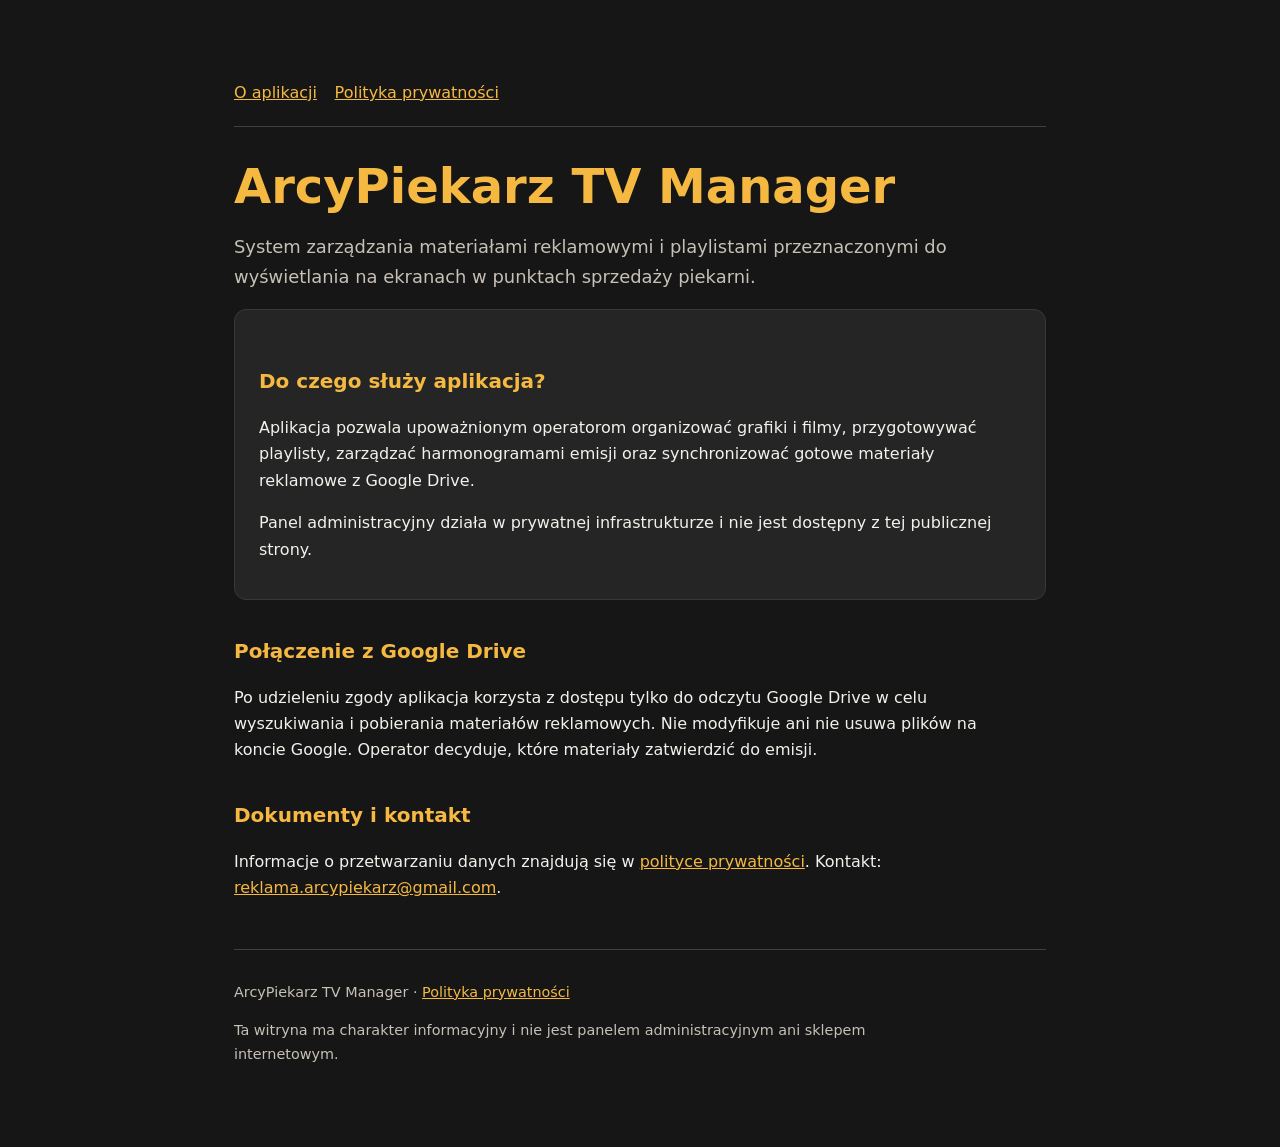
<file: index.html>
<!doctype html>
<html lang="pl"><head><meta charset="utf-8"><meta name="viewport" content="width=device-width,initial-scale=1"><title>ArcyPiekarz TV Manager — Informacje o aplikacji</title><meta name="description" content="Informacje o aplikacji ArcyPiekarz TV Manager."><link rel="stylesheet" href="style.css"></head><body><main>
<header><nav><a href="./">O aplikacji</a><a href="privacy.html">Polityka prywatności</a></nav></header>
<h1>ArcyPiekarz TV Manager</h1><p class="lead">System zarządzania materiałami reklamowymi i playlistami przeznaczonymi do wyświetlania na ekranach w punktach sprzedaży piekarni.</p>
<section class="panel"><h2>Do czego służy aplikacja?</h2><p>Aplikacja pozwala upoważnionym operatorom organizować grafiki i filmy, przygotowywać playlisty, zarządzać harmonogramami emisji oraz synchronizować gotowe materiały reklamowe z Google Drive.</p><p>Panel administracyjny działa w prywatnej infrastrukturze i nie jest dostępny z tej publicznej strony.</p></section>
<h2>Połączenie z Google Drive</h2><p>Po udzieleniu zgody aplikacja korzysta z dostępu tylko do odczytu Google Drive w celu wyszukiwania i pobierania materiałów reklamowych. Nie modyfikuje ani nie usuwa plików na koncie Google. Operator decyduje, które materiały zatwierdzić do emisji.</p>
<h2>Dokumenty i kontakt</h2><p>Informacje o przetwarzaniu danych znajdują się w <a href="privacy.html">polityce prywatności</a>. Kontakt: <a href="mailto:reklama.arcypiekarz@gmail.com">reklama.arcypiekarz@gmail.com</a>.</p>
<footer><p>ArcyPiekarz TV Manager · <a href="privacy.html">Polityka prywatności</a></p><p>Ta witryna ma charakter informacyjny i nie jest panelem administracyjnym ani sklepem internetowym.</p></footer></main></body></html>
</file>
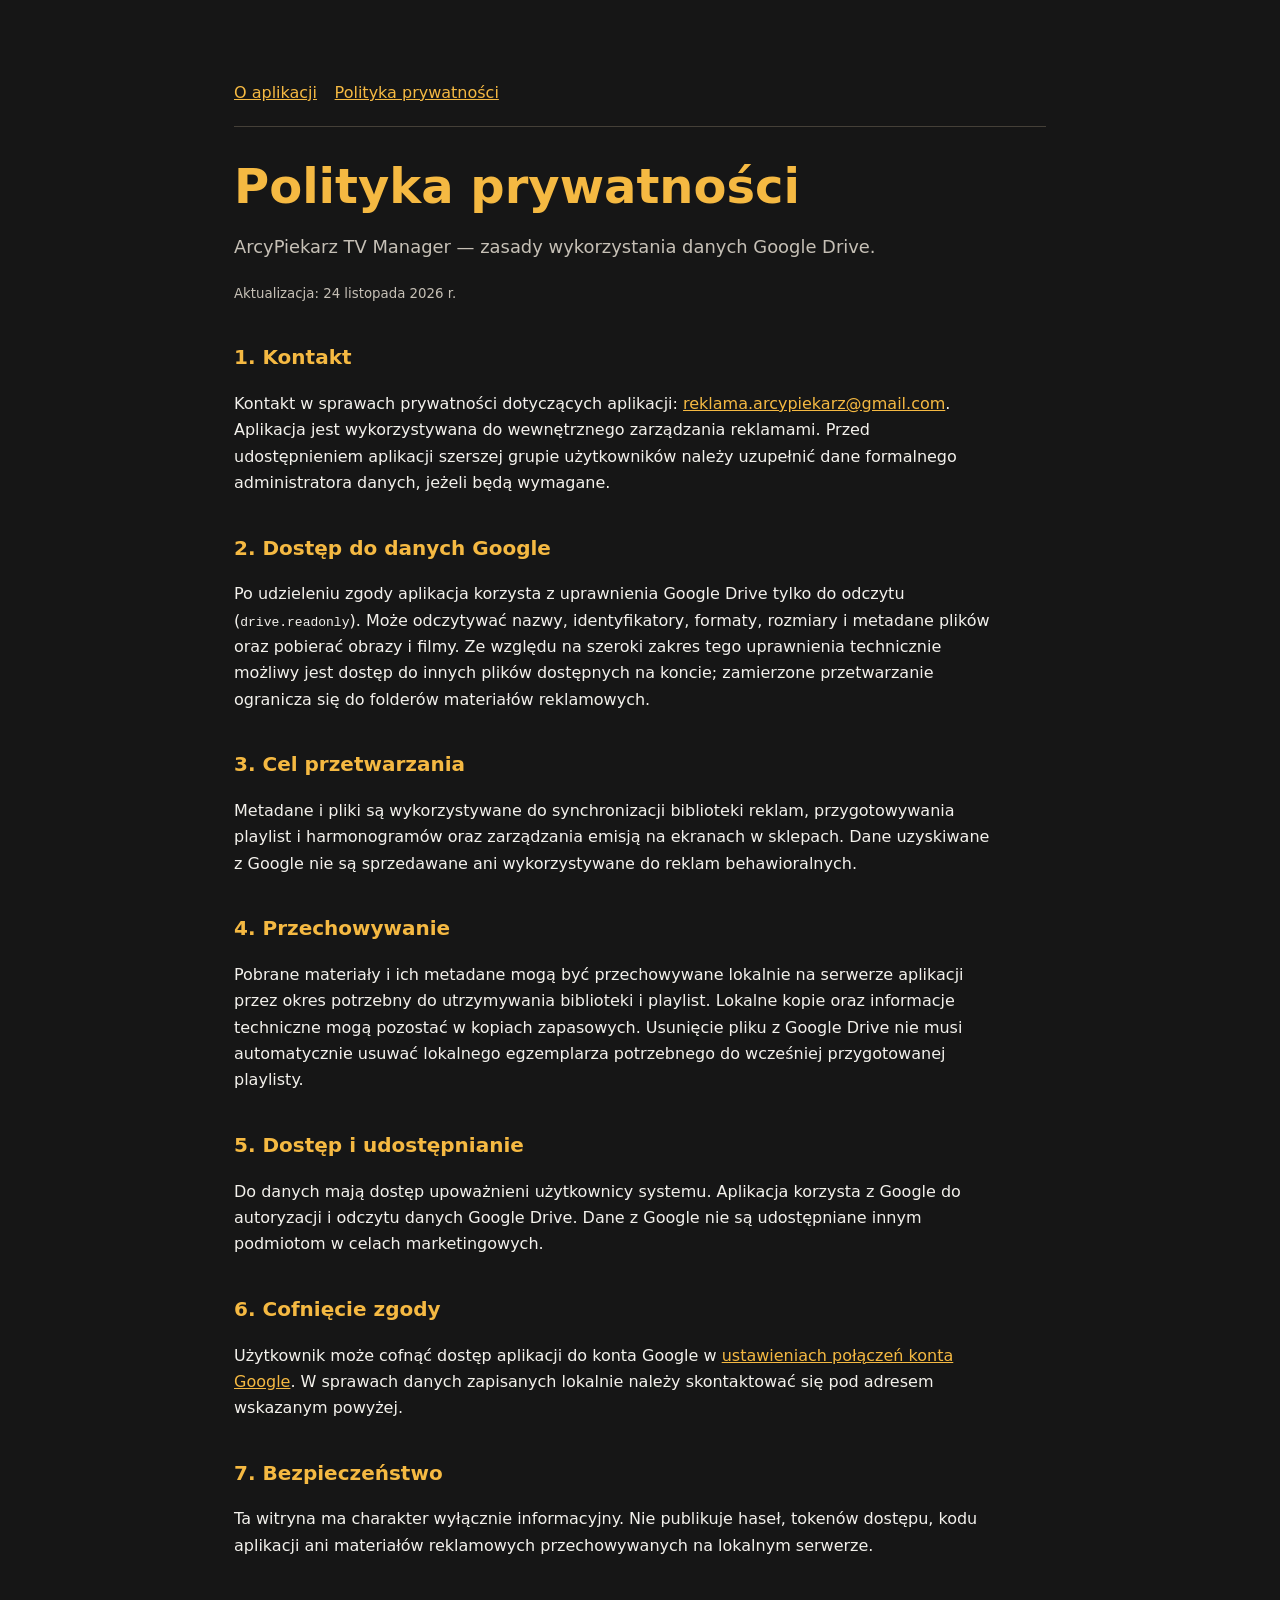
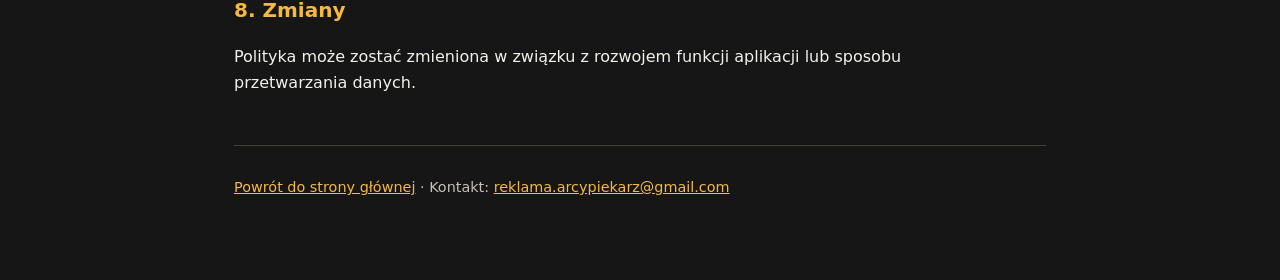
<file: privacy.html>
<!doctype html>
<html lang="pl"><head><meta charset="utf-8"><meta name="viewport" content="width=device-width,initial-scale=1"><title>Polityka prywatności — ArcyPiekarz TV Manager</title><meta name="description" content="Polityka prywatności aplikacji ArcyPiekarz TV Manager."><link rel="stylesheet" href="style.css"></head><body><main>
<header><nav><a href="./">O aplikacji</a><a href="privacy.html">Polityka prywatności</a></nav></header><h1>Polityka prywatności</h1><p class="lead">ArcyPiekarz TV Manager — zasady wykorzystania danych Google Drive.</p><p><small>Aktualizacja: 24 listopada 2026 r.</small></p>
<h2>1. Kontakt</h2><p>Kontakt w sprawach prywatności dotyczących aplikacji: <a href="mailto:reklama.arcypiekarz@gmail.com">reklama.arcypiekarz@gmail.com</a>. Aplikacja jest wykorzystywana do wewnętrznego zarządzania reklamami. Przed udostępnieniem aplikacji szerszej grupie użytkowników należy uzupełnić dane formalnego administratora danych, jeżeli będą wymagane.</p>
<h2>2. Dostęp do danych Google</h2><p>Po udzieleniu zgody aplikacja korzysta z uprawnienia Google Drive tylko do odczytu (<code>drive.readonly</code>). Może odczytywać nazwy, identyfikatory, formaty, rozmiary i metadane plików oraz pobierać obrazy i filmy. Ze względu na szeroki zakres tego uprawnienia technicznie możliwy jest dostęp do innych plików dostępnych na koncie; zamierzone przetwarzanie ogranicza się do folderów materiałów reklamowych.</p>
<h2>3. Cel przetwarzania</h2><p>Metadane i pliki są wykorzystywane do synchronizacji biblioteki reklam, przygotowywania playlist i harmonogramów oraz zarządzania emisją na ekranach w sklepach. Dane uzyskiwane z Google nie są sprzedawane ani wykorzystywane do reklam behawioralnych.</p>
<h2>4. Przechowywanie</h2><p>Pobrane materiały i ich metadane mogą być przechowywane lokalnie na serwerze aplikacji przez okres potrzebny do utrzymywania biblioteki i playlist. Lokalne kopie oraz informacje techniczne mogą pozostać w kopiach zapasowych. Usunięcie pliku z Google Drive nie musi automatycznie usuwać lokalnego egzemplarza potrzebnego do wcześniej przygotowanej playlisty.</p>
<h2>5. Dostęp i udostępnianie</h2><p>Do danych mają dostęp upoważnieni użytkownicy systemu. Aplikacja korzysta z Google do autoryzacji i odczytu danych Google Drive. Dane z Google nie są udostępniane innym podmiotom w celach marketingowych.</p>
<h2>6. Cofnięcie zgody</h2><p>Użytkownik może cofnąć dostęp aplikacji do konta Google w <a href="https://myaccount.google.com/connections">ustawieniach połączeń konta Google</a>. W sprawach danych zapisanych lokalnie należy skontaktować się pod adresem wskazanym powyżej.</p>
<h2>7. Bezpieczeństwo</h2><p>Ta witryna ma charakter wyłącznie informacyjny. Nie publikuje haseł, tokenów dostępu, kodu aplikacji ani materiałów reklamowych przechowywanych na lokalnym serwerze.</p>
<h2>8. Zmiany</h2><p>Polityka może zostać zmieniona w związku z rozwojem funkcji aplikacji lub sposobu przetwarzania danych.</p>
<footer><p><a href="./">Powrót do strony głównej</a> · Kontakt: <a href="mailto:reklama.arcypiekarz@gmail.com">reklama.arcypiekarz@gmail.com</a></p></footer></main></body></html>
</file>
<file: style.css>
:root{color-scheme:dark;--bg:#161616;--panel:#252525;--gold:#f5b942;--text:#f3f1ec;--muted:#c6c0b6}*{box-sizing:border-box}body{margin:0;background:var(--bg);color:var(--text);font-family:system-ui,-apple-system,Segoe UI,Arial,sans-serif;line-height:1.65}main{max-width:860px;margin:5rem auto;padding:0 1.5rem}header{border-bottom:1px solid #454038;padding-bottom:1.2rem;margin-bottom:2rem}h1{font-size:clamp(2rem,5vw,3rem);line-height:1.16;color:var(--gold);margin:.1rem 0 1rem}h2{font-size:1.25rem;margin-top:2.2rem;color:var(--gold)}p,li{max-width:75ch}.lead{font-size:1.12rem;color:var(--muted)}.panel{background:var(--panel);padding:1.25rem 1.5rem;border-radius:12px;border:1px solid #3a3834}a{color:var(--gold)}nav{display:flex;gap:1.1rem;flex-wrap:wrap}footer{border-top:1px solid #454038;padding-top:1rem;margin-top:3rem;font-size:.9rem;color:var(--muted)}small{color:var(--muted)}
</file>
